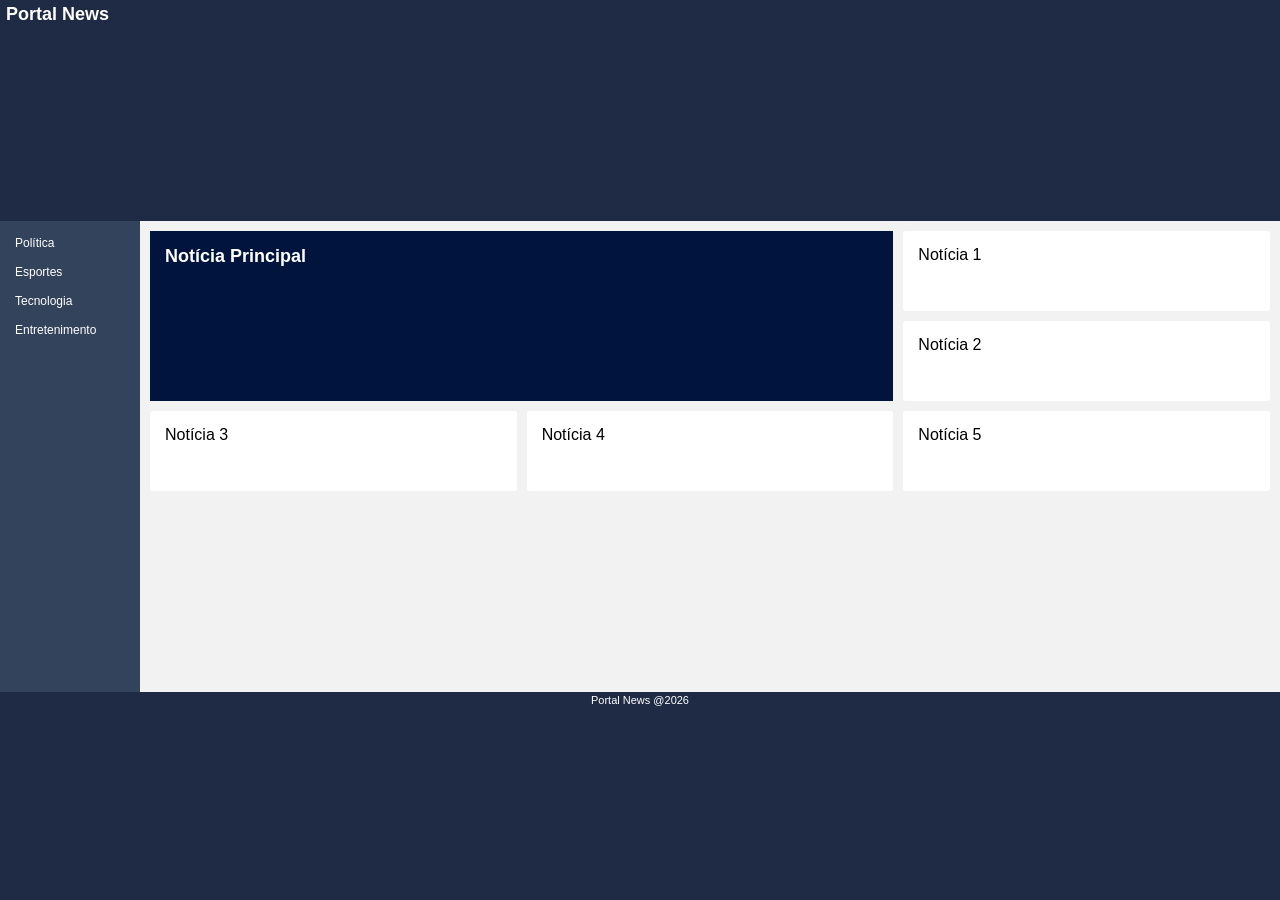
<file: atividadepratica-IV/atividade1/index.html>
<!DOCTYPE HTML> 
<html lang="pt-BR">
    <head>
        <meta charset="UTF-8">
        <title>Atividade 1</title>
        <link rel="stylesheet" type="text/css" href="styles.css">
    </head>   
    
    <body> 
        
        <header>Portal News</header>
        
        <aside>
                <ul>
                    <li>Política</li>
                    <li>Esportes</li>
                    <li>Tecnologia</li>
                    <li>Entretenimento</li>
                </ul>
        </aside>
        
        <main> 
            <div class="destaque">
                Notícia Principal
            </div>
        
            <div class="card">Notícia 1</div>
            <div class="card">Notícia 2</div>
            <div class="card">Notícia 3</div>
            <div class="card">Notícia 4</div>
            <div class="card">Notícia 5</div>
            
        </main>
        
        <footer>Portal News @2026</footer>
            
    </body>
</html>
</file>
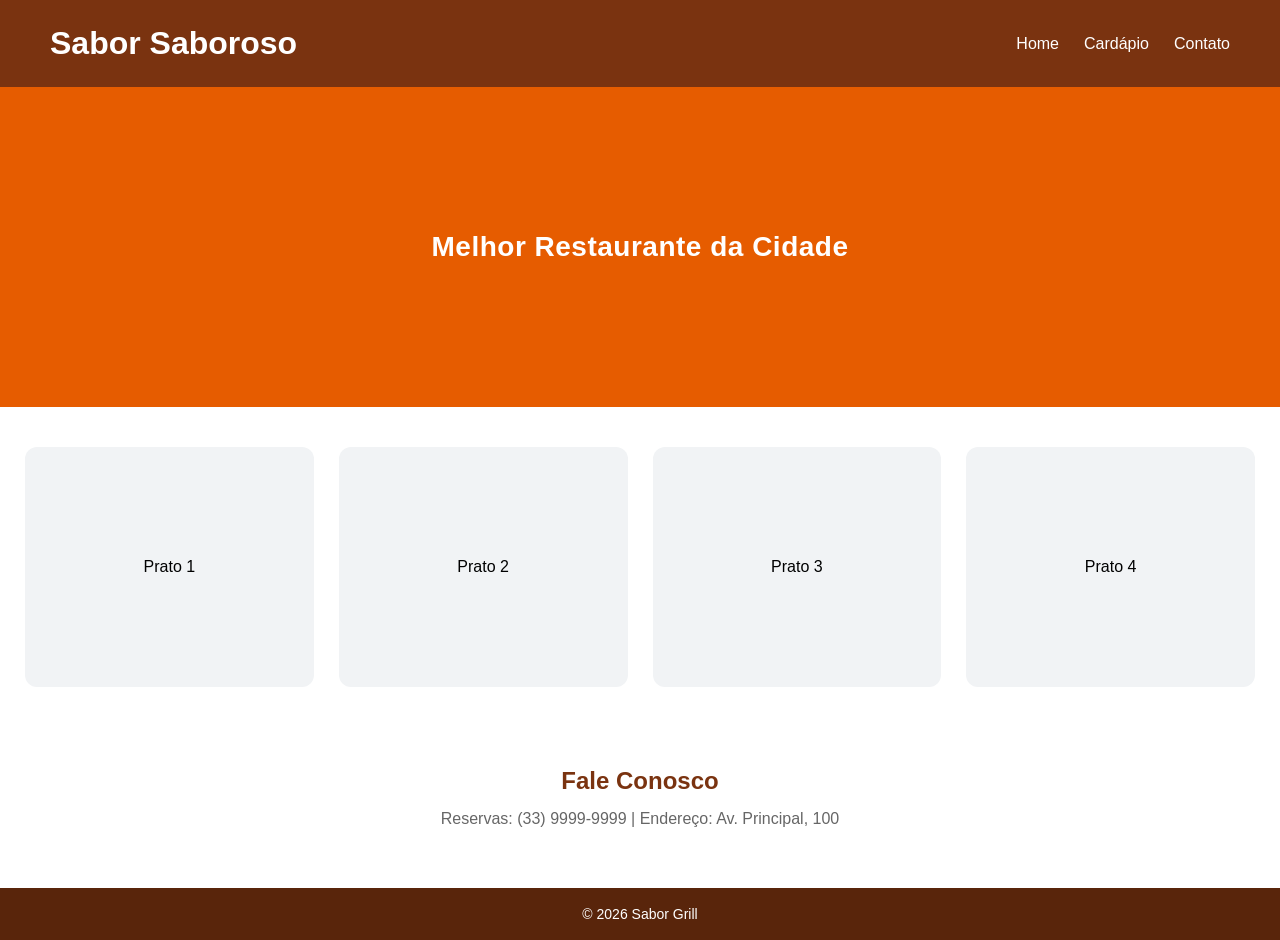
<file: atividadepratica-IV/atividade2/index.html>
<!DOCTYPE html>
<html lang="pt-BR">
<head>
    <meta charset="UTF-8">
    <meta name="viewport" content="width=device-width, initial-scale=1.0">
    <title>Atividade 2</title>
    <link rel="stylesheet" type="text/css" href="styles.css">
</head>
<body>

    <header class="header-restaurante">
        <div class="logo">Sabor Saboroso</div>
        <nav class="menu-nav">
            <a href="#">Home</a>
            <a href="#">Cardápio</a>
            <a href="#contato">Contato</a>
        </nav>
    </header>

    <section class="banner-principal">
        <h1>Melhor Restaurante da Cidade</h1>
    </section>

    <main class="container-pratos">
        <div class="card-prato">
            <span>Prato 1</span>
        </div>
        <div class="card-prato">
            <span>Prato 2</span>
        </div>
        <div class="card-prato">
            <span>Prato 3</span>
        </div>
        <div class="card-prato">
            <span>Prato 4</span>
        </div>
    </main>

    <section id="contato" class="area-contato">
        <h2>Fale Conosco</h2>
        <p>Reservas: (33) 9999-9999 | Endereço: Av. Principal, 100</p>
    </section>

    <footer class="rodape-restaurante">
        <p>&copy; 2026 Sabor Grill</p>
    </footer>

</body>
</html>
</file>
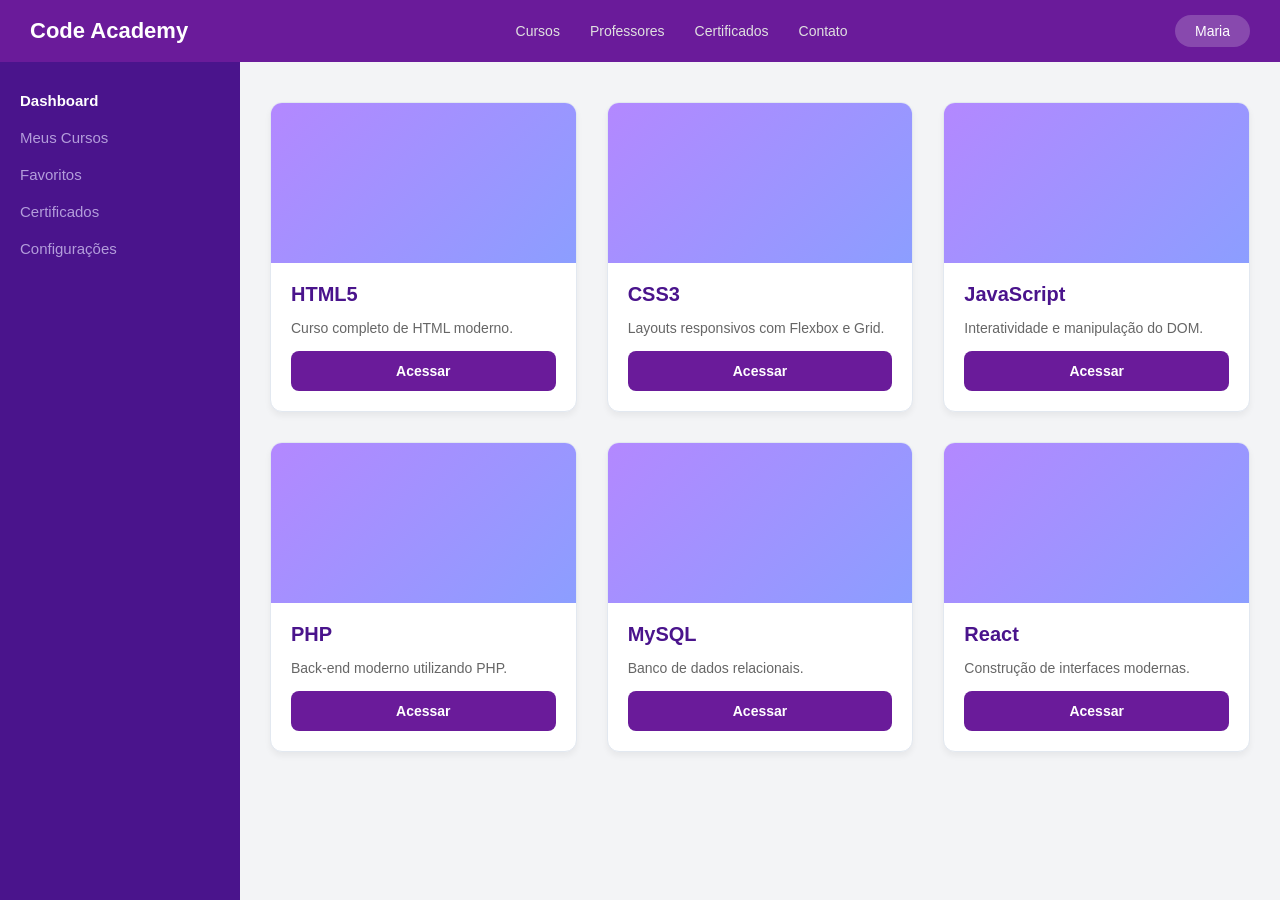
<file: atividadepratica-IV/atividade3/index.html>
<!DOCTYPE html>
<html lang="pt-BR">
<head>

    <meta charset="UTF-8">
    <meta name="viewport" content="width=device-width, initial-scale=1.0">
    <title>Atividade 3</title>
    <link rel="stylesheet" type="text/css" href="styles.css">
</head>
<body>
<header class="header-plataforma">
    <div class="logo">Code Academy</div>
    <nav class="menu-superior">
        <a href="#">Cursos</a>
        <a href="#">Professores</a>
        <a href="#">Certificados</a>
        <a href="#">Contato</a>
    </nav>
    <button class="btn-perfil">Maria</button>
</header>
<div class="layout-principal">
    <aside class="menu-lateral">
        <ul>
            <li><a href="#" class="active">Dashboard</a></li>
            <li><a href="#">Meus Cursos</a></li>
            <li><a href="#">Favoritos</a></li>
            <li><a href="#">Certificados</a></li>
            <li><a href="#">Configurações</a></li>
        </ul>
    </aside>
    <main class="conteudo-principal">
        <div class="grid-cursos">
            <div class="card-curso">
                <div class="imagem-curso"></div>
                <div class="info-curso">
                    <h3>HTML5</h3>
                    <p>Curso completo de HTML moderno.</p>
                    <button class="btn-acessar">Acessar</button>
                </div>
            </div>
            <div class="card-curso">
                <div class="imagem-curso"></div>
                <div class="info-curso">
                    <h3>CSS3</h3>
                    <p>Layouts responsivos com Flexbox e Grid.</p>
                    <button class="btn-acessar">Acessar</button>
                </div>
            </div>
            <div class="card-curso">
                <div class="imagem-curso"></div>
                <div class="info-curso">
                    <h3>JavaScript</h3>
                    <p>Interatividade e manipulação do DOM.</p>
                    <button class="btn-acessar">Acessar</button>
                </div>
            </div>
            <div class="card-curso">
                <div class="imagem-curso"></div>
                <div class="info-curso">
                    <h3>PHP</h3>
                    <p>Back-end moderno utilizando PHP.</p>
                    <button class="btn-acessar">Acessar</button>
                </div>
            </div>
            <div class="card-curso">
                <div class="imagem-curso"></div>
                <div class="info-curso">
                    <h3>MySQL</h3>
                    <p>Banco de dados relacionais.</p>
                    <button class="btn-acessar">Acessar</button>
                </div>
            </div>
            <div class="card-curso">
                <div class="imagem-curso"></div>
                <div class="info-curso">
                    <h3>React</h3>
                    <p>Construção de interfaces modernas.</p>
                    <button class="btn-acessar">Acessar</button>
                </div>
            </div>
        </div>
    </main>
</div>
</body>
</html>
</file>
<file: atividadepratica-IV/atividade1/styles.css>
*{margin:0;padding:0;box-sizing:border-box;}

body{display:grid;grid-template-columns:140px 1fr;grid-template-areas:"header header" "menu main" "footer footer";min-height:100vh;font-family:Arial,sans-serif;}

header{grid-area:header;background-color:#1f2a44;color:white;padding:4px 6px;font-size:18px;font-weight:bold;}

aside{grid-area:menu;background-color:#34435c;color:white;padding:15px;}

aside ul{list-style:none;}

aside li{margin-bottom:15px;font-size:12px;}

main{grid-area:main;display:grid;grid-template-columns:repeat(3,1fr);grid-auto-rows:80px;gap:10px;padding:10px;background-color:#f2f2f2;}

.destaque{background-color:#00143d;color:white;padding:15px;font-size:18px;font-weight:bold;grid-column:span 2;grid-row:span 2;}

.card{background-color:white;padding:15px;border-radius:3px;}

footer{grid-area:footer;background-color:#1f2a44;color:white;text-align:center;padding:2px;font-size:11px;}
</file>
<file: atividadepratica-IV/atividade2/styles.css>
*{margin:0;padding:0;box-sizing:border-box;font-family:Arial,sans-serif;}
body{background-color:#ffffff;display:flex;flex-direction:column;min-height:100vh;}
.header-restaurante{background-color:#7A3310;color:#ffffff;display:flex;justify-content:space-between;align-items:center;padding:25px 50px;}
.logo{font-size:32px;font-weight:bold;}
.menu-nav{display:flex;gap:25px;}
.menu-nav a{color:#ffffff;text-decoration:none;font-size:16px;transition:opacity 0.2s;}
.menu-nav a:hover{opacity:0.8;}
.banner-principal{background-color:#E65C00;color:#ffffff;display:flex;justify-content:center;align-items:center;height:320px;padding:20px;flex-shrink:0;}
.banner-principal h1{font-size:28px;font-weight:bold;letter-spacing:0.5px;}
.container-pratos{display:grid;grid-template-columns:repeat(4,1fr);gap:25px;padding:40px 25px;background-color:#ffffff;flex:1;}
.card-prato{background-color:#F1F3F5;border-radius:12px;height:240px;display:flex;justify-content:center;align-items:center;}
.card-prato span{font-size:16px;color:#000000;}
.area-contato{text-align:center;padding:40px 20px 60px 20px;background-color:#ffffff;color:#333333;flex-shrink:0;}
.area-contato h2{font-size:24px;color:#7A3310;margin-bottom:15px;}
.area-contato p{font-size:16px;color:#666666;}
.rodape-restaurante{background-color:#59250B;color:#ffffff;text-align:center;padding:18px;font-size:14px;margin-top:auto;width:100%;flex-shrink:0;}
@media (max-width:1024px){
.container-pratos{grid-template-columns:repeat(2,1fr);gap:15px;padding:20px 15px;}
.logo{font-size:26px;}
.banner-principal{height:250px;}
.banner-principal h1{font-size:22px;}
.card-prato{height:200px;}
.area-contato{padding:30px 20px 40px 20px;}
.area-contato h2{font-size:20px;}
.area-contato p{font-size:14px;}
}
@media (max-width:480px){
.header-restaurante{flex-direction:column;gap:20px;padding:20px;}
.menu-nav{flex-direction:column;align-items:center;width:100%;gap:0;}
.menu-nav a{width:100%;text-align:center;padding:12px 0;border-bottom:1px solid rgba(255,255,255,0.1);}
.menu-nav a:last-child{border-bottom:none;}
.banner-principal{height:180px;}
.banner-principal h1{font-size:18px;}
.container-pratos{grid-template-columns:1fr;gap:15px;padding:20px 15px;}
.card-prato{height:180px;}
.area-contato{padding:20px 15px 30px 15px;}
}
</file>
<file: atividadepratica-IV/atividade3/styles.css>
*{margin:0;padding:0;box-sizing:border-box;font-family:Arial,sans-serif;}
html,body{height:100%;background-color:#f4f5f7;}
body{display:flex;flex-direction:column;}
.header-plataforma{background-color:#6a1b9a;color:#ffffff;display:flex;justify-content:space-between;align-items:center;padding:15px 30px;flex-shrink:0;}
.logo{font-size:22px;font-weight:bold;}
.menu-superior{display:flex;gap:30px;}
.menu-superior a{color:#e0e0e0;text-decoration:none;font-size:14px;transition:color 0.2s;}
.menu-superior a:hover{color:#ffffff;}
.btn-perfil{background-color:rgba(255,255,255,0.2);color:#ffffff;border:none;padding:8px 20px;border-radius:20px;cursor:pointer;font-size:14px;}
.layout-principal{display:grid;grid-template-columns:240px 1fr;flex:1;min-height:0;}
.menu-lateral{background-color:#4a148c;padding:30px 20px;height:100%;}
.menu-lateral ul{list-style:none;}
.menu-lateral li{margin-bottom:20px;}
.menu-lateral a{color:#b39ddb;text-decoration:none;font-size:15px;display:block;transition:color 0.2s;}
.menu-lateral a:hover,.menu-lateral a.active{color:#ffffff;font-weight:bold;}
.conteudo-principal{padding:40px 30px;background-color:#f3f4f6;overflow-y:auto;}
.grid-cursos{display:grid;grid-template-columns:repeat(3,1fr);gap:30px;}
.card-curso{background-color:#ffffff;border-radius:12px;overflow:hidden;display:flex;flex-direction:column;box-shadow:0 4px 6px rgba(0,0,0,0.05);border:1px solid #e2e8f0;}
.imagem-curso{height:160px;width:100%;background:linear-gradient(135deg,#b388ff,#8c9eff);}
.info-curso{padding:20px;display:flex;flex-direction:column;gap:12px;flex:1;}
.info-curso h3{font-size:20px;color:#4a148c;font-weight:bold;}
.info-curso p{font-size:14px;color:#666666;line-height:1.5;flex:1;}
.btn-acessar{background-color:#6a1b9a;color:#ffffff;border:none;padding:12px;border-radius:8px;cursor:pointer;font-weight:bold;text-align:center;width:100%;transition:background-color 0.2s;margin-top:auto;font-size:14px;}
.btn-acessar:hover{background-color:#4a148c;}
@media (max-width:1200px){
.grid-cursos{grid-template-columns:repeat(2,1fr);gap:25px;}
}
@media (max-width:992px){
.layout-principal{grid-template-columns:200px 1fr;}
.grid-cursos{grid-template-columns:repeat(2,1fr);gap:20px;}
.conteudo-principal{padding:25px 20px;}
.info-curso h3{font-size:18px;}
}
@media (max-width:768px){
.layout-principal{grid-template-columns:220px 1fr;flex:1;}
.menu-lateral{display:block;background-color:#4a148c;height:100%;}
.grid-cursos{grid-template-columns:repeat(2,1fr);gap:20px;}
}
@media (max-width:480px){
.header-plataforma{flex-direction:column;gap:15px;padding:15px;text-align:center;}
.menu-superior{width:100%;justify-content:center;flex-direction:column;align-items:center;gap:12px;}
.menu-superior a{width:100%;text-align:center;padding:6px 0;border-bottom:1px solid rgba(255,255,255,0.1);}
.menu-superior a:last-child{border-bottom:none;}
.layout-principal{grid-template-columns:1fr;}
.menu-lateral{display:none;}
.grid-cursos{grid-template-columns:1fr;gap:15px;}
.conteudo-principal{padding:15px;}
.card-curso{border-radius:8px;}
.imagem-curso{height:140px;}
}
</file>
